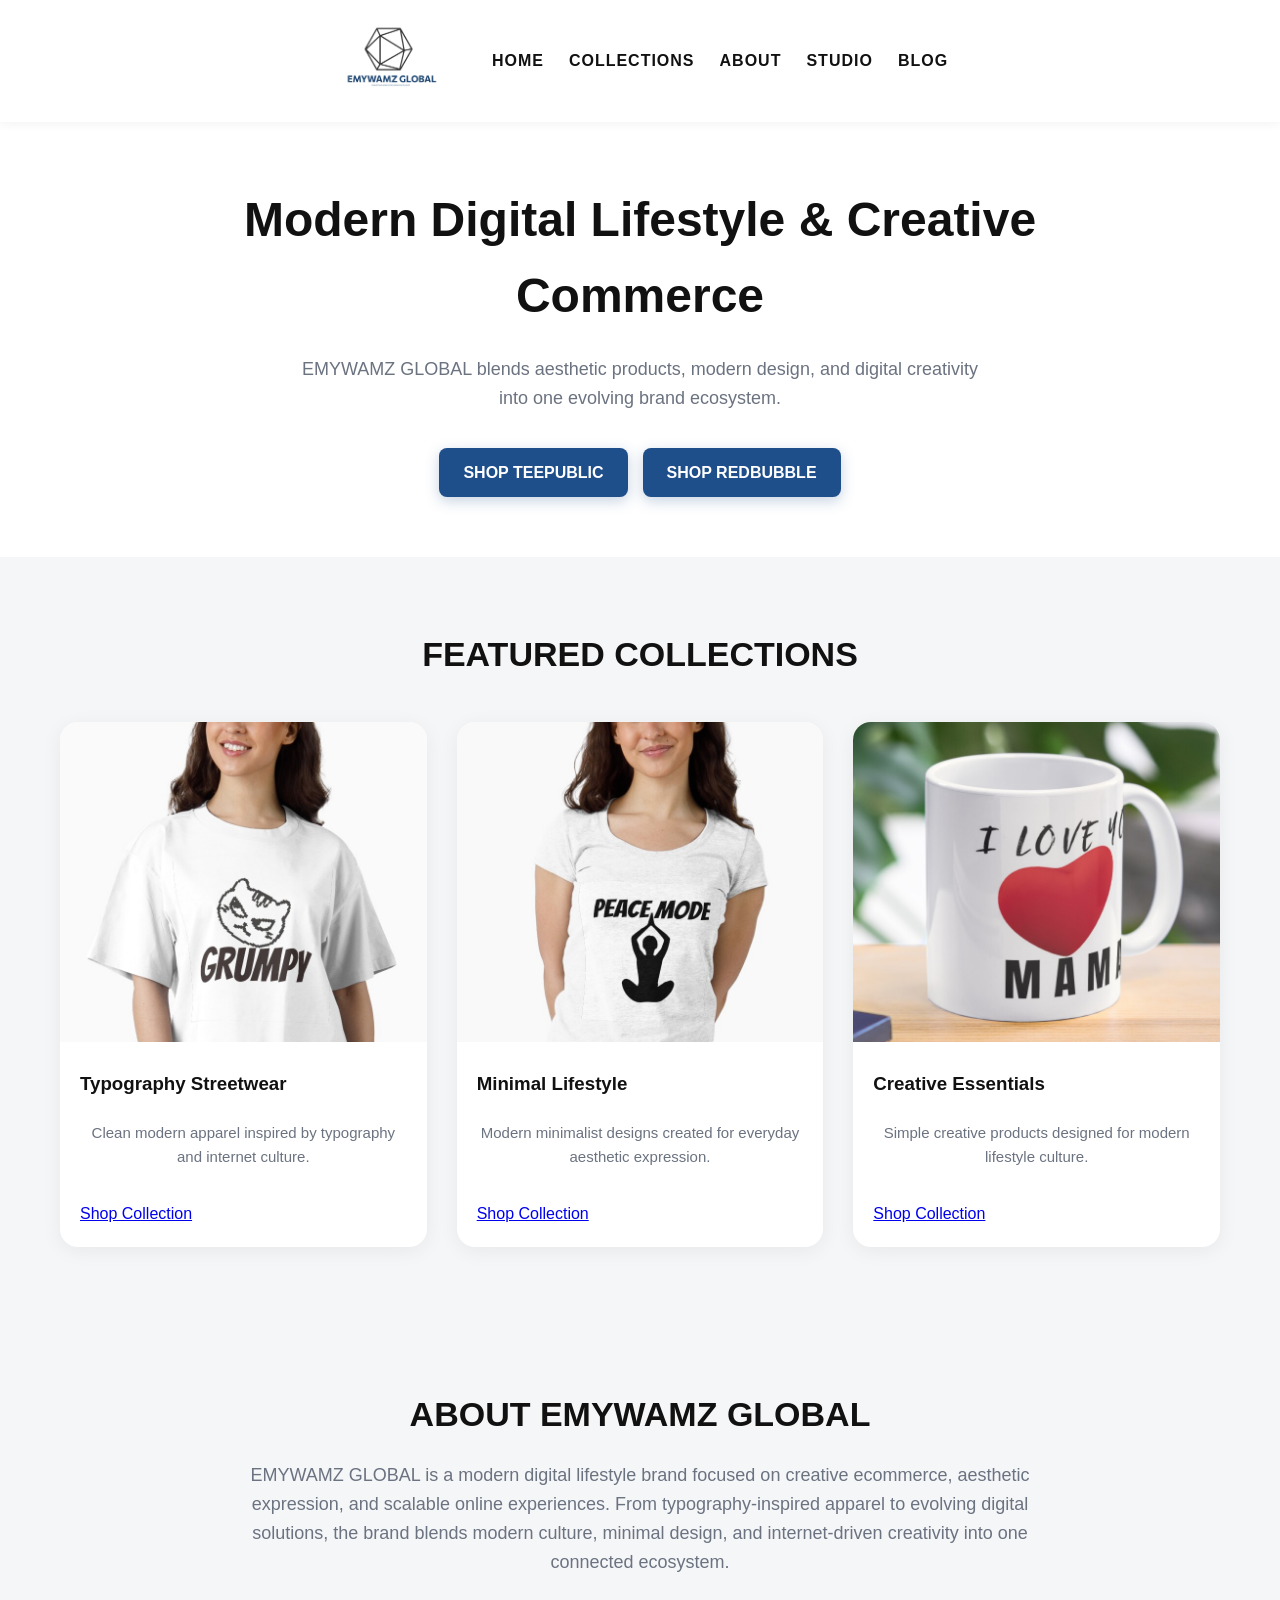
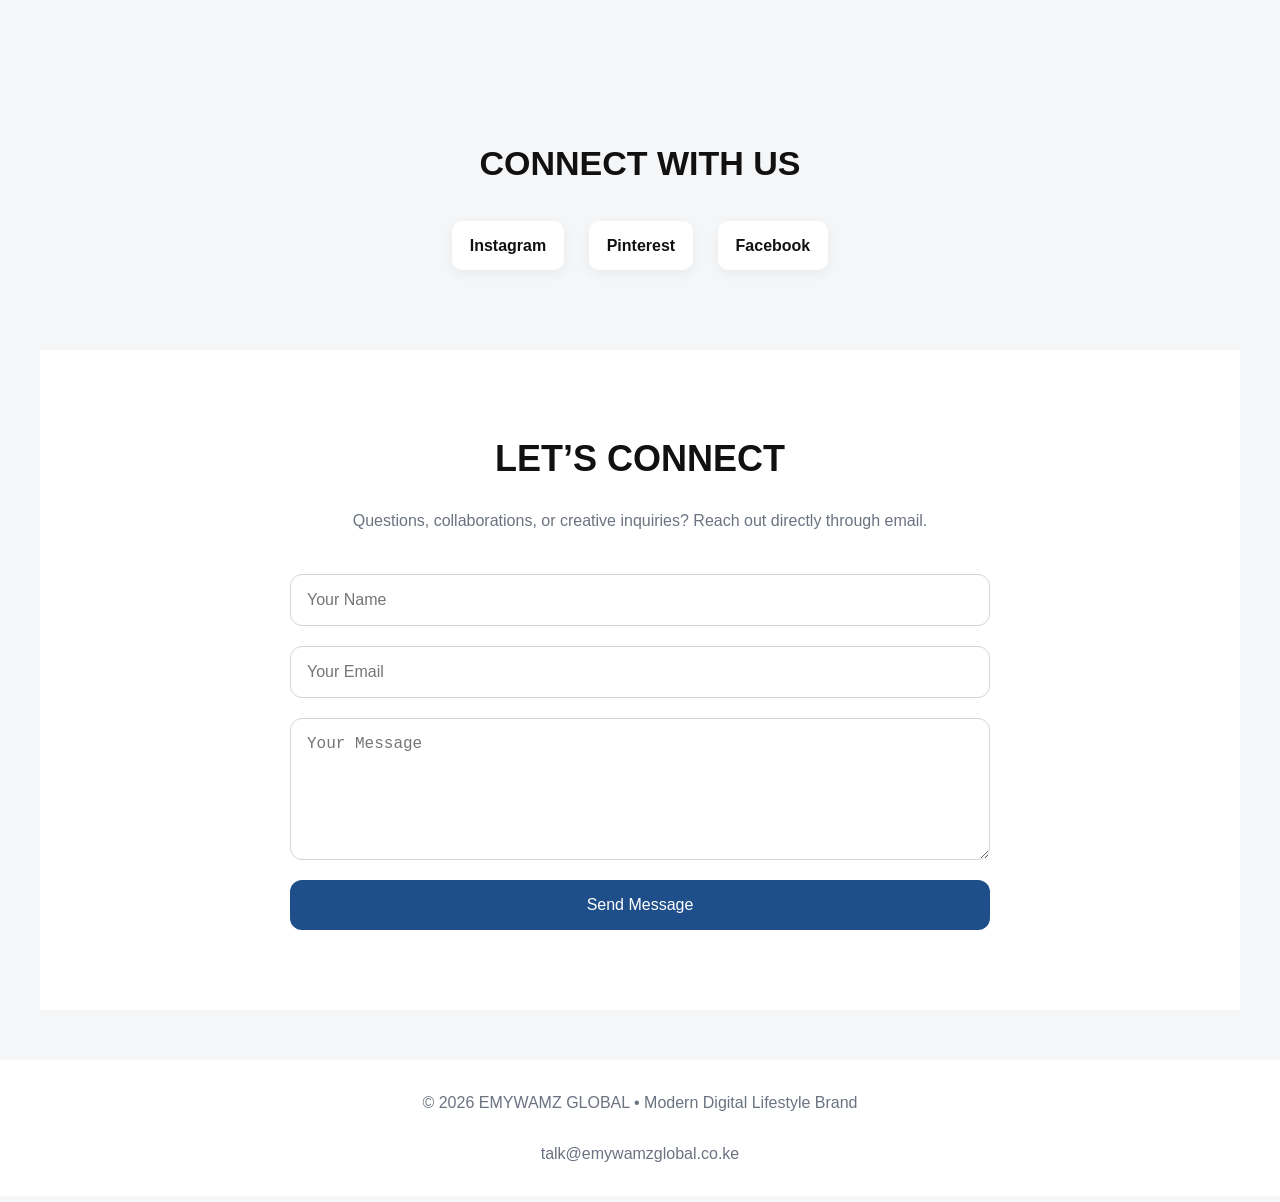
<file: index.html>
<!DOCTYPE html>
<html lang="en">

<head>
  <link rel="stylesheet" href="style.css">
  <meta charset="UTF-8">
  <meta name="viewport" content="width=device-width, initial-scale=1.0">
  <meta name="p:domain_verify" content="fc27fea3377a50a80c9109e2b37b458c"/>

  <meta name="description"
    content="EMYWAMZ GLOBAL is a modern digital lifestyle brand blending aesthetic apparel, typography designs, creative ecommerce, and modern culture.">

  <meta name="keywords"
    content="aesthetic apparel, typography shirts, modern streetwear, graphic tees, minimal fashion, trendy lifestyle brand, print on demand">

  <meta name="author" content="EMYWAMZ GLOBAL">

  <link rel="icon" type="image/png" href="images/favicon.png">

  <title>EMYWAMZ GLOBAL | Modern Digital Lifestyle Brand</title>

</head>

<body>
<nav>
  
  <div class="nav-container">

<div class="nav-logo">

  <a href="index.html">
    <img src="images/logo.png" alt="EMYWAMZ GLOBAL">
  </a>

</div>

    <ul class="nav-links">

      <li><a href="#">HOME</a></li>
      <li><a href="collections.html">COLLECTIONS</a></li>
      <li><a href="about.html">ABOUT</a></li>
      <li><a href="studio.html">STUDIO</a></li>
      <li><a href="blog.html">BLOG</a></li>
      
    </ul>

  </div>

</nav>

  <header>

    <h1>Modern Digital Lifestyle & Creative Commerce</h1>

    <p class="tagline">
      EMYWAMZ GLOBAL blends aesthetic products, modern design, and digital creativity into one evolving brand ecosystem.
    </p>

    <div class="buttons">
      <a href="https://www.teepublic.com/user/emywamz-global" target="_blank">
        Shop TeePublic
      </a>

      <a href="https://www.redbubble.com/people/EMYWAMZGLOBAL/shop?asc=u" target="_blank">
        Shop Redbubble
      </a>
    </div>

  </header>

  <section>

    <h2>Featured Collections</h2>

    <div class="collections">

      <div class="card">
        <img src="images/work-180363080-boxy-t-shirt (1).jpg" alt="Typography Streetwear">
        <div class="card-content">
          <h3>Typography Streetwear</h3>
          <p>Clean modern apparel inspired by typography and internet culture.</p>
          <a href="collections.html" class="shop-btn">Shop Collection</a>
        </div>
      </div>

      <div class="card">
        <img src="images/work-180364229-fitted-scoop-t-shirt.jpg" alt="Minimal Lifestyle">
        <div class="card-content">
          <h3>Minimal Lifestyle</h3>
          <p>Modern minimalist designs created for everyday aesthetic expression.</p>
          <a href="collections.html" class="shop-btn">Shop Collection</a>
        </div>
      </div>

      <div class="card">
        <img src="images/work-180530548-classic-mug.jpg" alt="Creative Essentials">
        <div class="card-content">
          <h3>Creative Essentials</h3>
          <p>Simple creative products designed for modern lifestyle culture.</p>
          <a href="collections.html" class="shop-btn">Shop Collection</a>
        </div>
      </div>

    </div>

  </section>

  <section class="about">

    <h2>About EMYWAMZ GLOBAL</h2>

    <p>
      EMYWAMZ GLOBAL is a modern digital lifestyle brand focused on creative ecommerce,
      aesthetic expression, and scalable online experiences. From typography-inspired apparel
      to evolving digital solutions, the brand blends modern culture, minimal design, and
      internet-driven creativity into one connected ecosystem.
    </p>

  </section>

  <section class="socials">

    <h2>Connect With Us</h2>

    <a href="https://www.instagram.com/emywamzglobal/" target="_blank">
      Instagram
    </a>

    <a href="https://www.pinterest.com/emywamzglobal/" target="_blank">
      Pinterest
    </a>

    <a href="https://web.facebook.com/profile.php?id=61578269866223" target="_blank">
      Facebook
    </a>

  </section>
<section class="contact-section">

  <h2>Let’s Connect</h2>

  <p>
    Questions, collaborations, or creative inquiries?
    Reach out directly through email.
  </p>

  <form action="https://api.web3forms.com/submit" method="POST">

  <input type="hidden" name="access_key" value="6a314e3b-f1cd-488f-a3fc-22e3b4de638a">

  <input type="hidden" name="subject" value="New EMYWAMZ GLOBAL Contact Form Message">

  <input type="hidden" name="from_name" value="EMYWAMZ GLOBAL Website">

  <input type="text" name="name" placeholder="Your Name" required>

  <input type="email" name="email" placeholder="Your Email" required>

  <textarea name="message" placeholder="Your Message" rows="6" required></textarea>

  <button type="submit">Send Message</button>

</form>

  </form>

</section>
  <footer>

    © 2026 EMYWAMZ GLOBAL • Modern Digital Lifestyle Brand

<br><br>

talk@emywamzglobal.co.ke

  </footer>

</body>

</html>
</file>
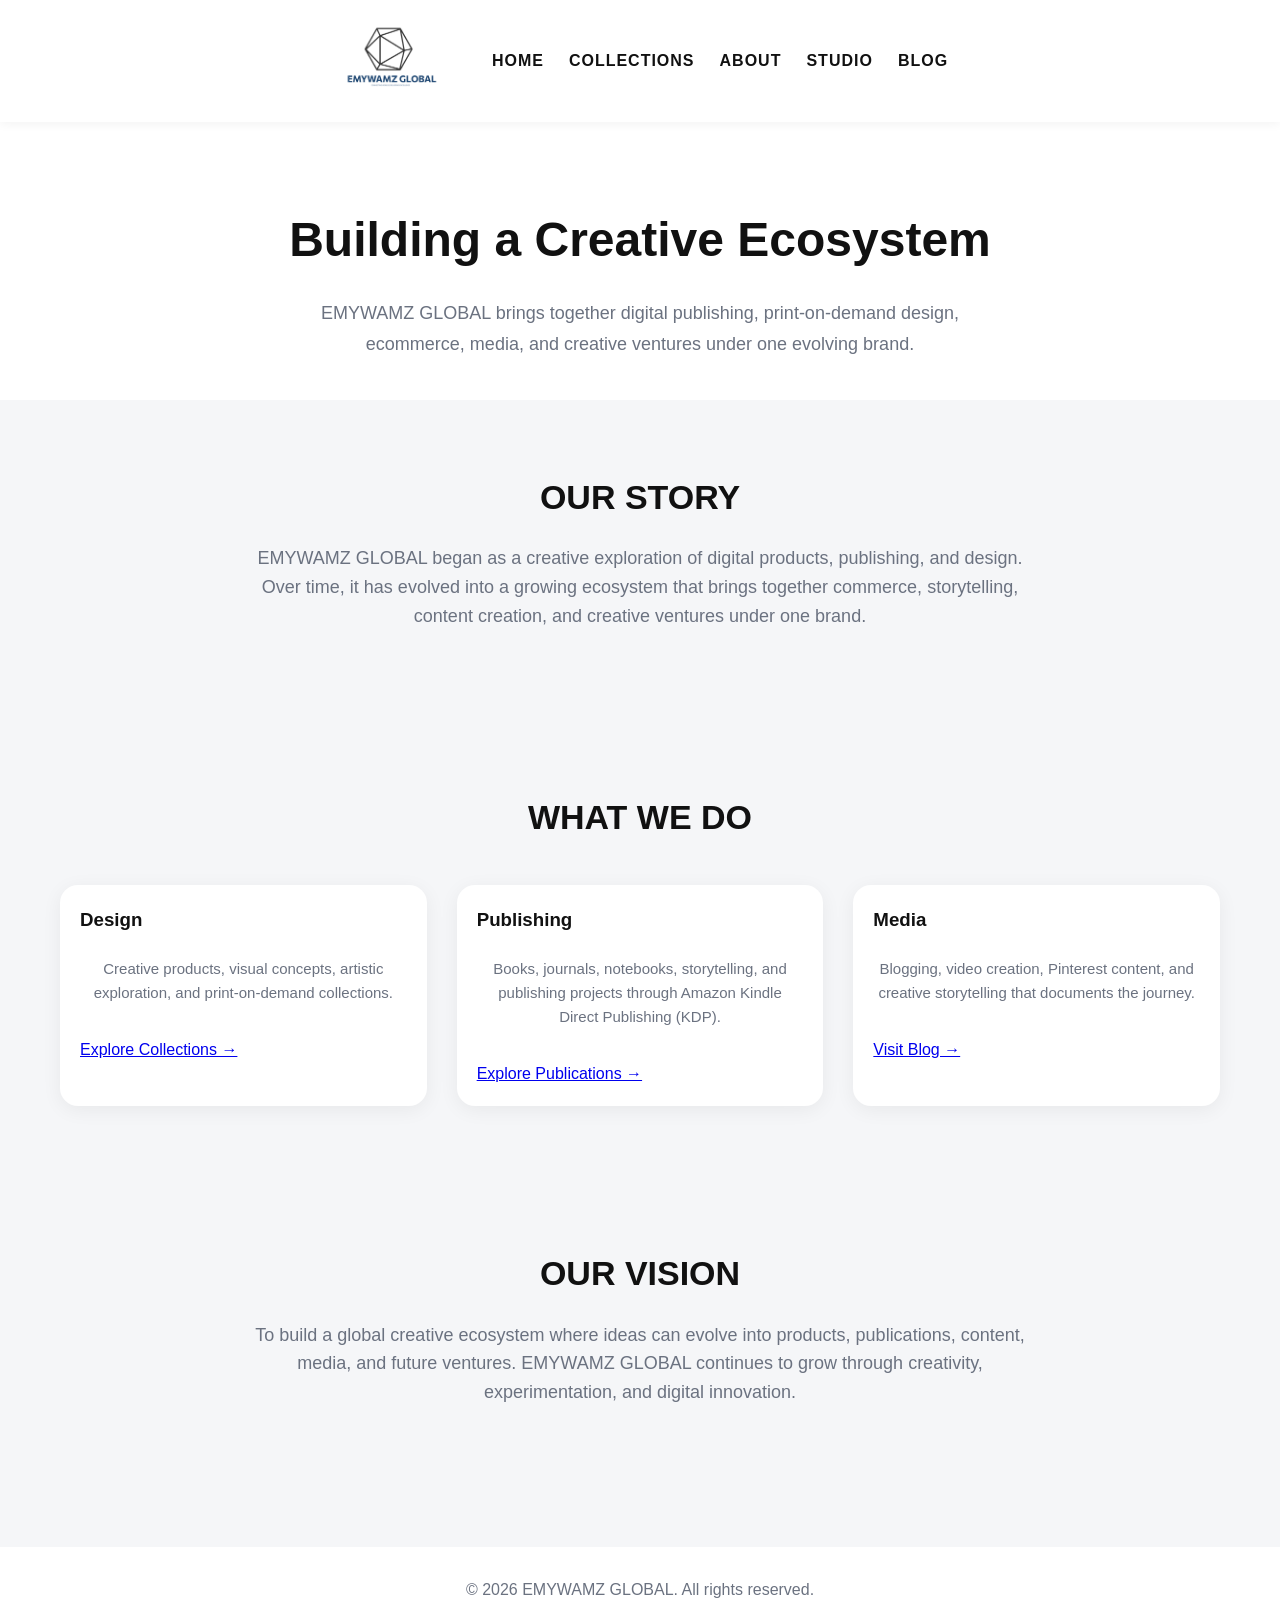
<file: about.html>
<!DOCTYPE html>
<html lang="en">
<head>
  <meta charset="UTF-8">
  <meta name="viewport" content="width=device-width, initial-scale=1.0">

  <title>About EMYWAMZ GLOBAL | Creative Publishing, Ecommerce & Digital Ventures</title>

  <meta name="description" content="Learn about EMYWAMZ GLOBAL, a creative ecosystem focused on digital publishing, Amazon KDP, print-on-demand products, ecommerce, content creation, and storytelling.">

  <link rel="icon" type="image/png" href="images/favicon.png">

  <link rel="stylesheet" href="style.css">
</head>

<body>

<nav>
  <div class="nav-container">

    <a href="index.html" class="nav-logo">
      <img src="images/logo.png" alt="EMYWAMZ GLOBAL Logo">
    </a>

    <ul class="nav-links">
      <li><a href="index.html">HOME</a></li>
      <li><a href="collections.html">COLLECTIONS</a></li>
      <li><a href="about.html">ABOUT</a></li>
      <li><a href="studio.html">STUDIO</a></li>
      <li><a href="blog.html">BLOG</a></li>
    </ul>

  </div>
</nav>

<header class="collections-hero">
  <h1>Building a Creative Ecosystem</h1>

  <p>
    EMYWAMZ GLOBAL brings together digital publishing, print-on-demand design,
    ecommerce, media, and creative ventures under one evolving brand.
  </p>
</header>

<section>
  <h2>Our Story</h2>

  <div class="about">
    <p>
      EMYWAMZ GLOBAL began as a creative exploration of digital products,
      publishing, and design. Over time, it has evolved into a growing ecosystem
      that brings together commerce, storytelling, content creation, and creative
      ventures under one brand.
    </p>
  </div>
</section>

<section>
  <h2>What We Do</h2>

  <div class="collections">

    <div class="card">
      <div class="card-content">
        <h3>Design</h3>
        <p>
          Creative products, visual concepts, artistic exploration, and print-on-demand collections.
        </p>

        <a href="collections.html">
          Explore Collections →
        </a>
      </div>
    </div>

    <div class="card">
      <div class="card-content">
        <h3>Publishing</h3>
        <p>
          Books, journals, notebooks, storytelling, and publishing projects through Amazon Kindle Direct Publishing (KDP).
        </p>

        <a href="https://www.amazon.com/s?i=stripbooks&rh=p_27%3AMS%2BEMILY%2BNAFULA%2BWAMALWA&s=relevancerank&text=MS+EMILY+NAFULA+WAMALWA&ref=dp_byline_sr_book_1" target="_blank">
          Explore Publications →
        </a>
      </div>
    </div>

    <div class="card">
      <div class="card-content">
        <h3>Media</h3>
        <p>
          Blogging, video creation, Pinterest content, and creative storytelling that documents the journey.
        </p>

        <a href="blog.html">
          Visit Blog →
        </a>
      </div>
    </div>

  </div>
</section>

<section>
  <h2>Our Vision</h2>

  <div class="about">
    <p>
      To build a global creative ecosystem where ideas can evolve into products,
      publications, content, media, and future ventures. EMYWAMZ GLOBAL continues
      to grow through creativity, experimentation, and digital innovation.
    </p>
  </div>
</section>

<footer>
  <p>&copy; 2026 EMYWAMZ GLOBAL. All rights reserved.</p>
</footer>

</body>
</html>
</file>
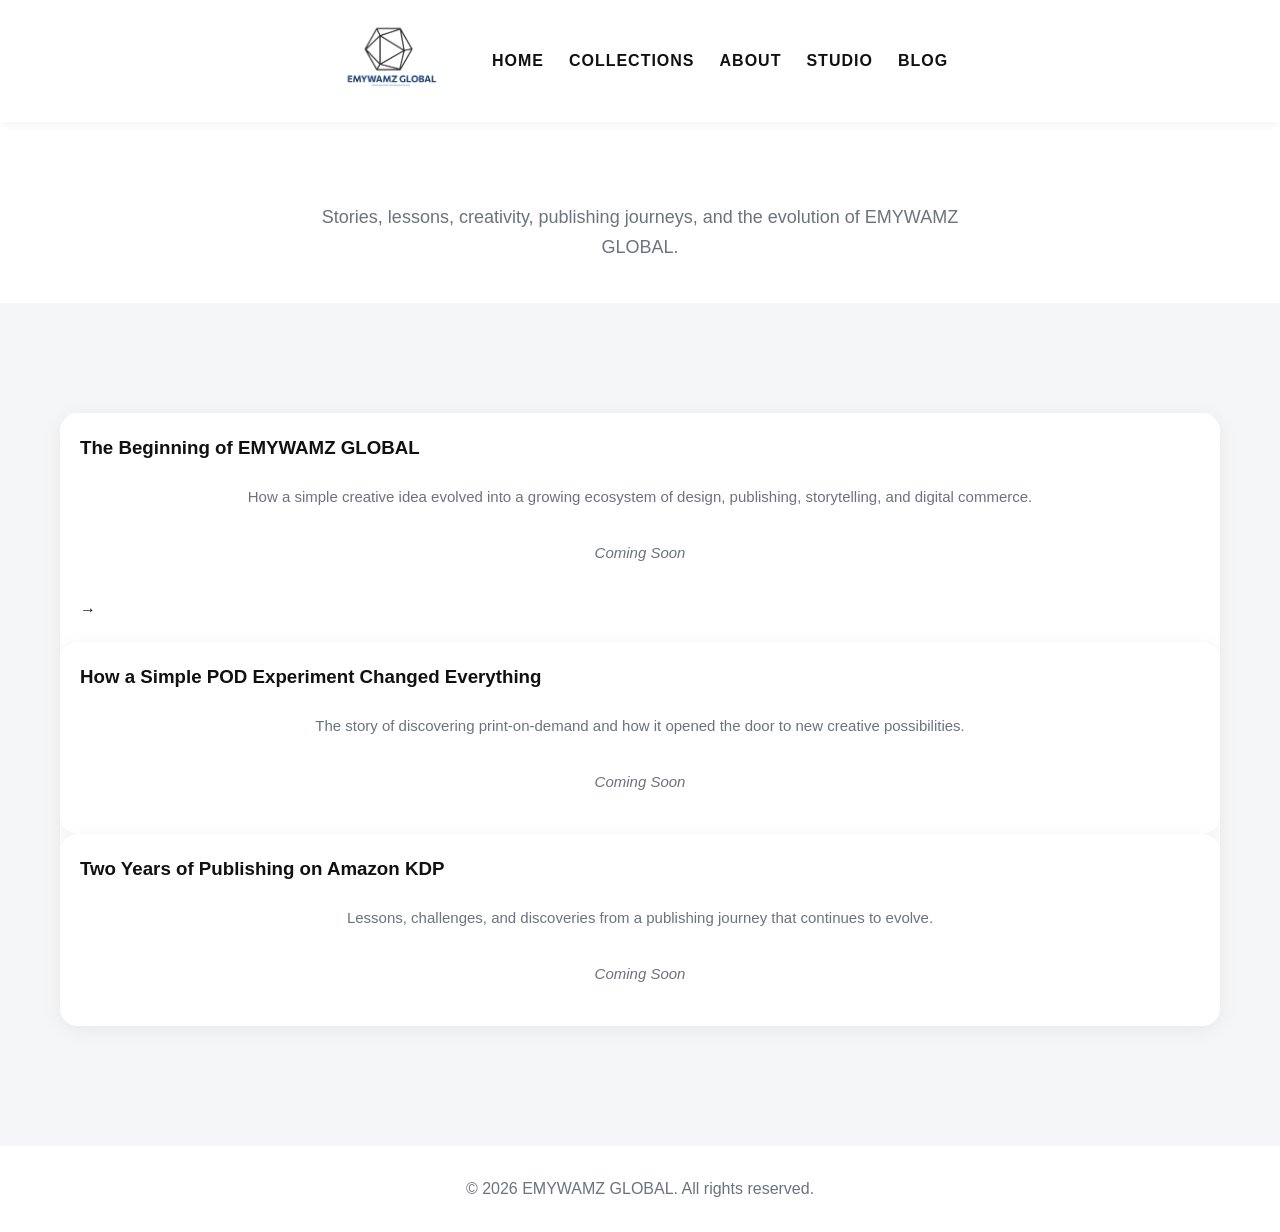
<file: blog.html>
<!DOCTYPE html>
<html lang="en">
<head>
  <meta charset="UTF-8">
  <meta name="viewport" content="width=device-width, initial-scale=1.0">

  <title>Blog | EMYWAMZ GLOBAL</title>

  <meta name="description" content="Stories, creativity, publishing, design journeys, and the evolution of EMYWAMZ GLOBAL.">

  <link rel="icon" type="image/png" href="images/favicon.png">
  <link rel="stylesheet" href="style.css">
</head>

<body>

<nav>
  <div class="nav-container">

    <a href="index.html" class="nav-logo">
      <img src="images/logo.png" alt="EMYWAMZ GLOBAL Logo">
    </a>

    <ul class="nav-links">
      <li><a href="index.html">HOME</a></li>
      <li><a href="collections.html">COLLECTIONS</a></li>
      <li><a href="about.html">ABOUT</a></li>
      <li><a href="studio.html">STUDIO</a></li>
      <li><a href="blog.html">BLOG</a></li>
    </ul>

  </div>
</nav>

<header class="collections-hero">
  <p>
    Stories, lessons, creativity, publishing journeys, and the evolution of EMYWAMZ GLOBAL.
  </p>
</header>

<section>

  <div class="collections">

    <div class="card">
      <div class="card-content">
        <h3>The Beginning of EMYWAMZ GLOBAL</h3>

        <p>
          How a simple creative idea evolved into a growing ecosystem of design,
          publishing, storytelling, and digital commerce.
        </p>

        <p><em>Coming Soon</em></p>→
        </a>
      </div>
    

    <div class="card">
      <div class="card-content">
        <h3>How a Simple POD Experiment Changed Everything</h3>

        <p>
          The story of discovering print-on-demand and how it opened the door
          to new creative possibilities.
        </p>

        <p><em>Coming Soon</em></p>
      </div>
    </div>

    <div class="card">
      <div class="card-content">
        <h3>Two Years of Publishing on Amazon KDP</h3>

        <p>
          Lessons, challenges, and discoveries from a publishing journey that
          continues to evolve.
        </p>

        <p><em>Coming Soon</em></p>
      </div>
    </div>

  </div>

</section>

<footer>
  <p>&copy; 2026 EMYWAMZ GLOBAL. All rights reserved.</p>
</footer>

</body>
</html>
</file>
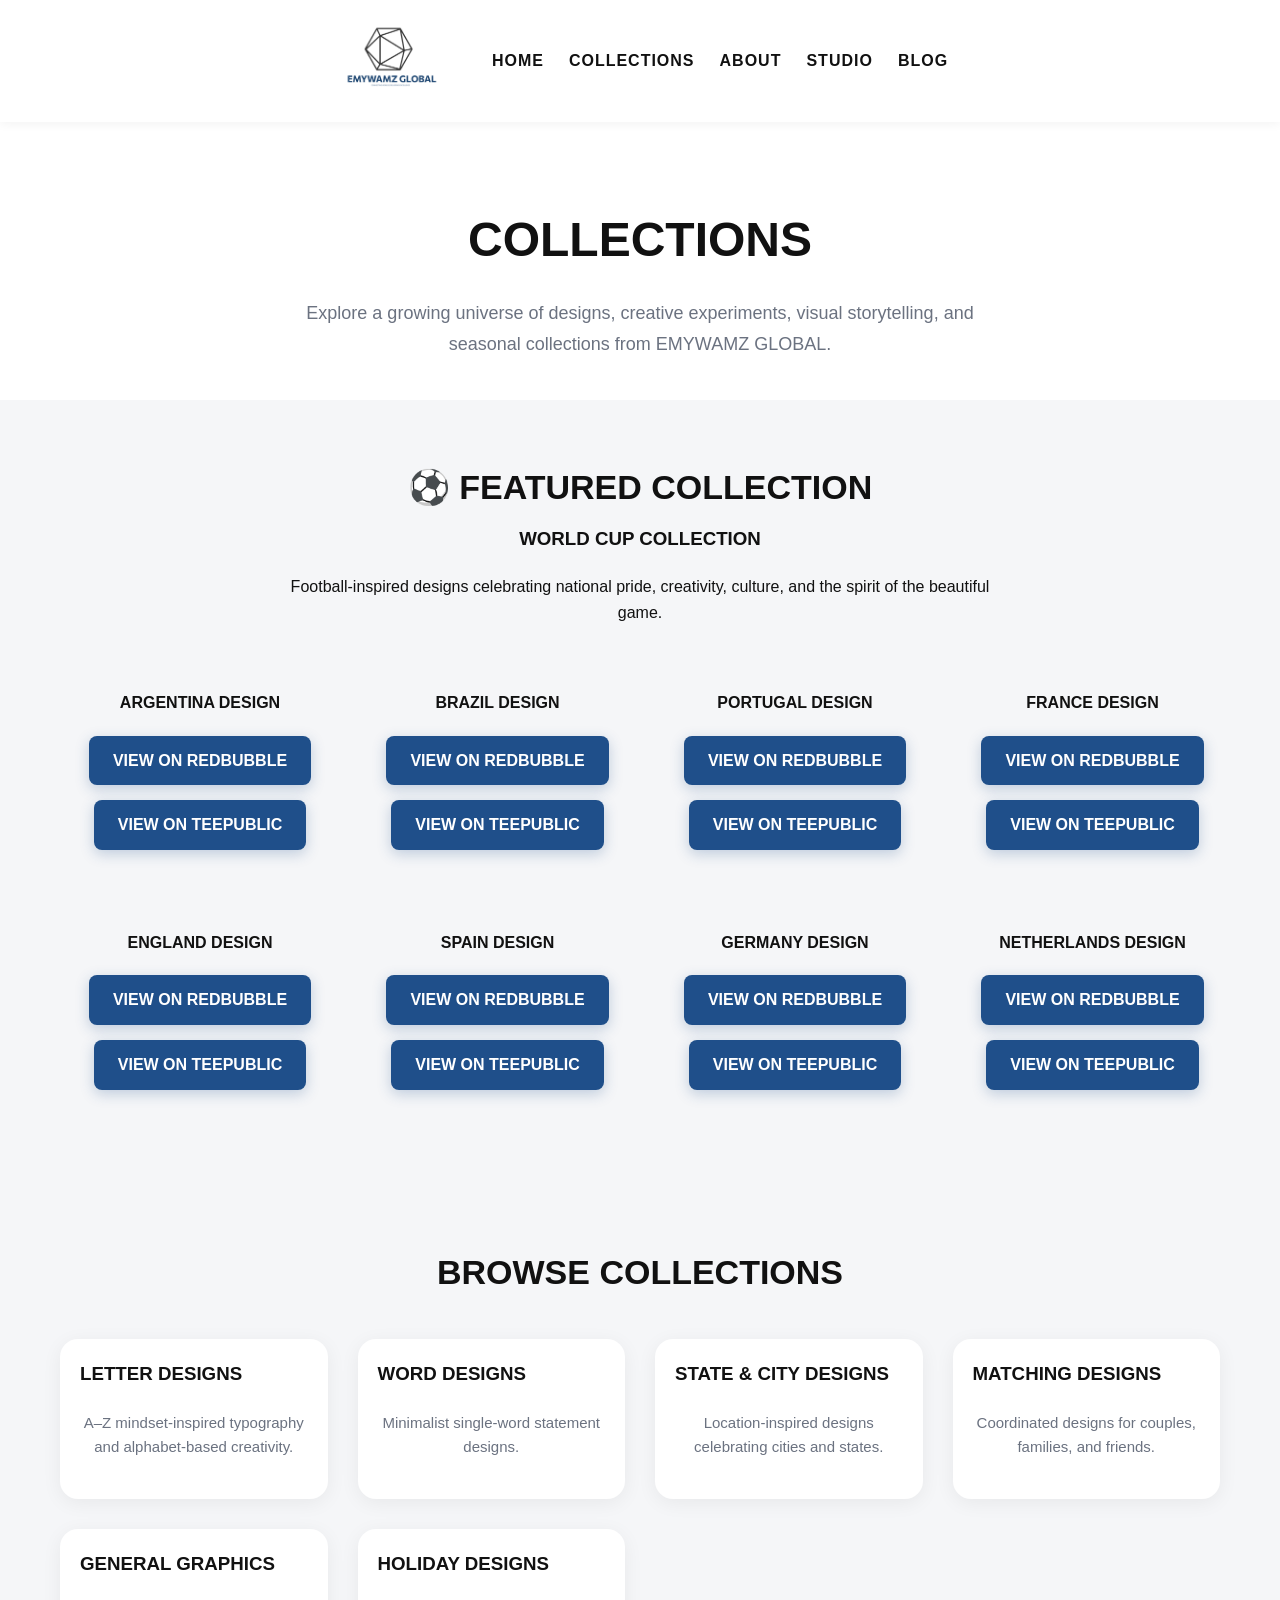
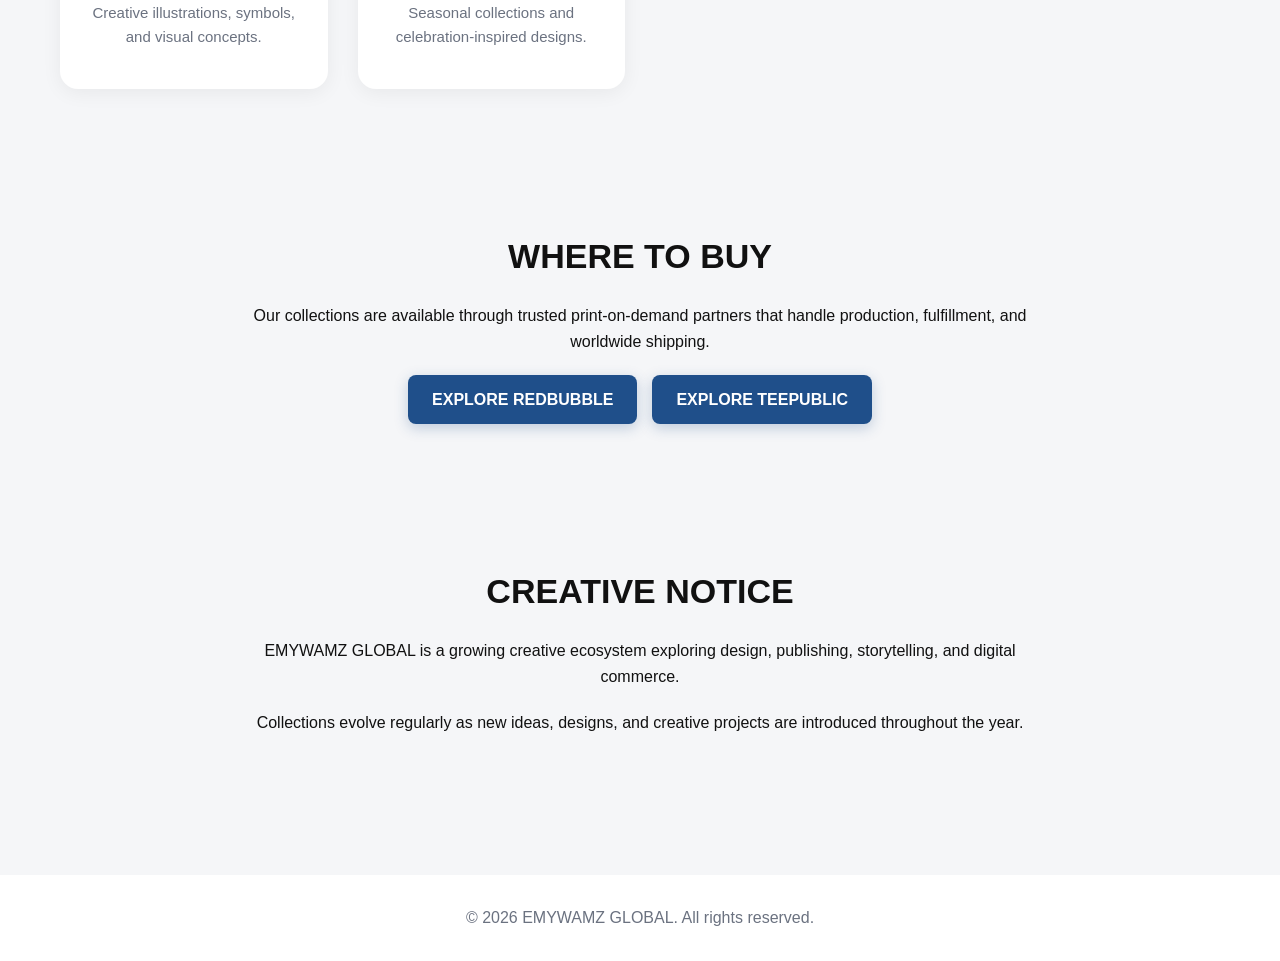
<file: collections.html>
<!DOCTYPE html>
<html lang="en">
<head>
    <meta charset="UTF-8">
    <meta name="viewport" content="width=device-width, initial-scale=1.0">

    <title>Collections | EMYWAMZ GLOBAL</title>

    <meta name="description" content="Explore design collections from EMYWAMZ GLOBAL including World Cup designs, typography, city and state designs, holiday collections, and creative graphics.">

    <link rel="icon" type="image/png" href="images/favicon.png">
    <link rel="stylesheet" href="style.css">
</head>

<body>

<nav>
    <div class="nav-container">

        <a href="index.html" class="nav-logo">
            <img src="images/logo.png" alt="EMYWAMZ GLOBAL Logo">
        </a>

        <ul class="nav-links">
            <li><a href="index.html">HOME</a></li>
            <li><a href="collections.html">COLLECTIONS</a></li>
            <li><a href="about.html">ABOUT</a></li>
            <li><a href="studio.html">STUDIO</a></li>
            <li><a href="blog.html">BLOG</a></li>
        </ul>

    </div>
</nav>

<header class="collections-hero">
    <h1>COLLECTIONS</h1>

    <p>
        Explore a growing universe of designs, creative experiments,
        visual storytelling, and seasonal collections from EMYWAMZ GLOBAL.
    </p>
</header>

<section class="featured-collection">

    <h2>⚽ FEATURED COLLECTION</h2>

    <h3>WORLD CUP COLLECTION</h3>

    <p>
        Football-inspired designs celebrating national pride,
        creativity, culture, and the spirit of the beautiful game.
    </p>

    <div class="collections">

        <div class="design-card">
            <h4>ARGENTINA DESIGN</h4>

            <div class="buttons">
                <a href="https://www.redbubble.com/shop/ap/181249336?asc=u" target="_blank">VIEW ON REDBUBBLE</a>
                <a href="https://www.teepublic.com/t-shirt/93513222-argentina-la-albiceleste-football-fan-design" target="_blank">VIEW ON TEEPUBLIC</a>
            </div>
        </div>

        <div class="design-card">
            <h4>BRAZIL DESIGN</h4>

            <div class="buttons">
                <a href="https://www.redbubble.com/shop/ap/181250194?ref=studio-promote">VIEW ON REDBUBBLE</a>
                <a href="https://www.teepublic.com/t-shirt/93515196-brazil-canarinho-football-fan-design">VIEW ON TEEPUBLIC</a>
            </div>
        </div>

        <div class="design-card">
            <h4>PORTUGAL DESIGN</h4>

            <div class="buttons">
                <a href="https://www.redbubble.com/shop/ap/181260061?asc=u">VIEW ON REDBUBBLE</a>
                <a href="https://www.teepublic.com/t-shirt/93530989-portugal-a-sele-o-football-fan-design">VIEW ON TEEPUBLIC</a>
            </div>
        </div>

        <div class="design-card">
    <h4>FRANCE DESIGN</h4>

    <div class="buttons">
        <a href="https://www.redbubble.com/shop/ap/181261104?asc=u" target="_blank">VIEW ON REDBUBBLE</a>
        <a href="https://www.teepublic.com/t-shirt/93532374-france-les-bleus-football-fan-design" target="_blank">VIEW ON TEEPUBLIC</a>
    </div>
</div>

<div class="design-card">
    <h4>ENGLAND DESIGN</h4>

    <div class="buttons">
        <a href="https://www.redbubble.com/shop/ap/181261918?asc=u" target="_blank">VIEW ON REDBUBBLE</a>

        <a href="https://www.teepublic.com/t-shirt/93533440-england-three-lions-football-fan-design" target="_blank">VIEW ON TEEPUBLIC</a>
    </div>
</div>

<div class="design-card">
    <h4>SPAIN DESIGN</h4>

    <div class="buttons">
        <a href="https://www.redbubble.com/shop/ap/181262449?asc=u" target="_blank">VIEW ON REDBUBBLE</a>

        <a href="https://www.teepublic.com/t-shirt/93534138-spain-la-roja-football-fan-design" target="_blank">VIEW ON TEEPUBLIC</a>
    </div>
</div>

<div class="design-card">
    <h4>GERMANY DESIGN</h4>

    <div class="buttons">
        <a href="https://www.redbubble.com/shop/ap/181262775?asc=u" target="_blank">VIEW ON REDBUBBLE</a>

        <a href="https://www.teepublic.com/t-shirt/93534548-germany-die-mannschaft-football-fan-design" target="_blank">VIEW ON TEEPUBLIC</a>
    </div>
</div>

<div class="design-card">
    <h4>NETHERLANDS DESIGN</h4>

    <div class="buttons">
        <a href="https://www.redbubble.com/shop/ap/181262966?asc=u" target="_blank">VIEW ON REDBUBBLE</a>

        <a href="https://www.teepublic.com/t-shirt/93534900-netherlands-oranje-football-fan-design" target="_blank">VIEW ON TEEPUBLIC</a>
    </div>
</div>

    </div>

</section>

<section>

    <h2>BROWSE COLLECTIONS</h2>

    <div class="collections">

        <div class="card">
            <div class="card-content">
                <h3>LETTER DESIGNS</h3>
                <p>
                    A–Z mindset-inspired typography and alphabet-based creativity.
                </p>
            </div>
        </div>

        <div class="card">
            <div class="card-content">
                <h3>WORD DESIGNS</h3>
                <p>
                    Minimalist single-word statement designs.
                </p>
            </div>
        </div>

        <div class="card">
            <div class="card-content">
                <h3>STATE & CITY DESIGNS</h3>
                <p>
                    Location-inspired designs celebrating cities and states.
                </p>
            </div>
        </div>

        <div class="card">
            <div class="card-content">
                <h3>MATCHING DESIGNS</h3>
                <p>
                    Coordinated designs for couples, families, and friends.
                </p>
            </div>
        </div>

        <div class="card">
            <div class="card-content">
                <h3>GENERAL GRAPHICS</h3>
                <p>
                    Creative illustrations, symbols, and visual concepts.
                </p>
            </div>
        </div>

        <div class="card">
            <div class="card-content">
                <h3>HOLIDAY DESIGNS</h3>
                <p>
                    Seasonal collections and celebration-inspired designs.
                </p>
            </div>
        </div>

    </div>

</section>

<section>

    <h2>WHERE TO BUY</h2>

    <p>
        Our collections are available through trusted print-on-demand
        partners that handle production, fulfillment, and worldwide shipping.
    </p>

    <div class="buttons">

        <a href="https://www.redbubble.com/people/EMYWAMZGLOBAL/shop?asc=u" target="_blank">
            EXPLORE REDBUBBLE
        </a>

        <a href="https://www.teepublic.com/user/emywamz-global" target="_blank">
            EXPLORE TEEPUBLIC
        </a>

    </div>

</section>

<section>

    <h2>CREATIVE NOTICE</h2>

    <p>
        EMYWAMZ GLOBAL is a growing creative ecosystem exploring design,
        publishing, storytelling, and digital commerce.
    </p>

    <p>
        Collections evolve regularly as new ideas, designs, and creative
        projects are introduced throughout the year.
    </p>

</section>

<footer>
    <p>&copy; 2026 EMYWAMZ GLOBAL. All rights reserved.</p>
</footer>

</body>
</html>
</file>
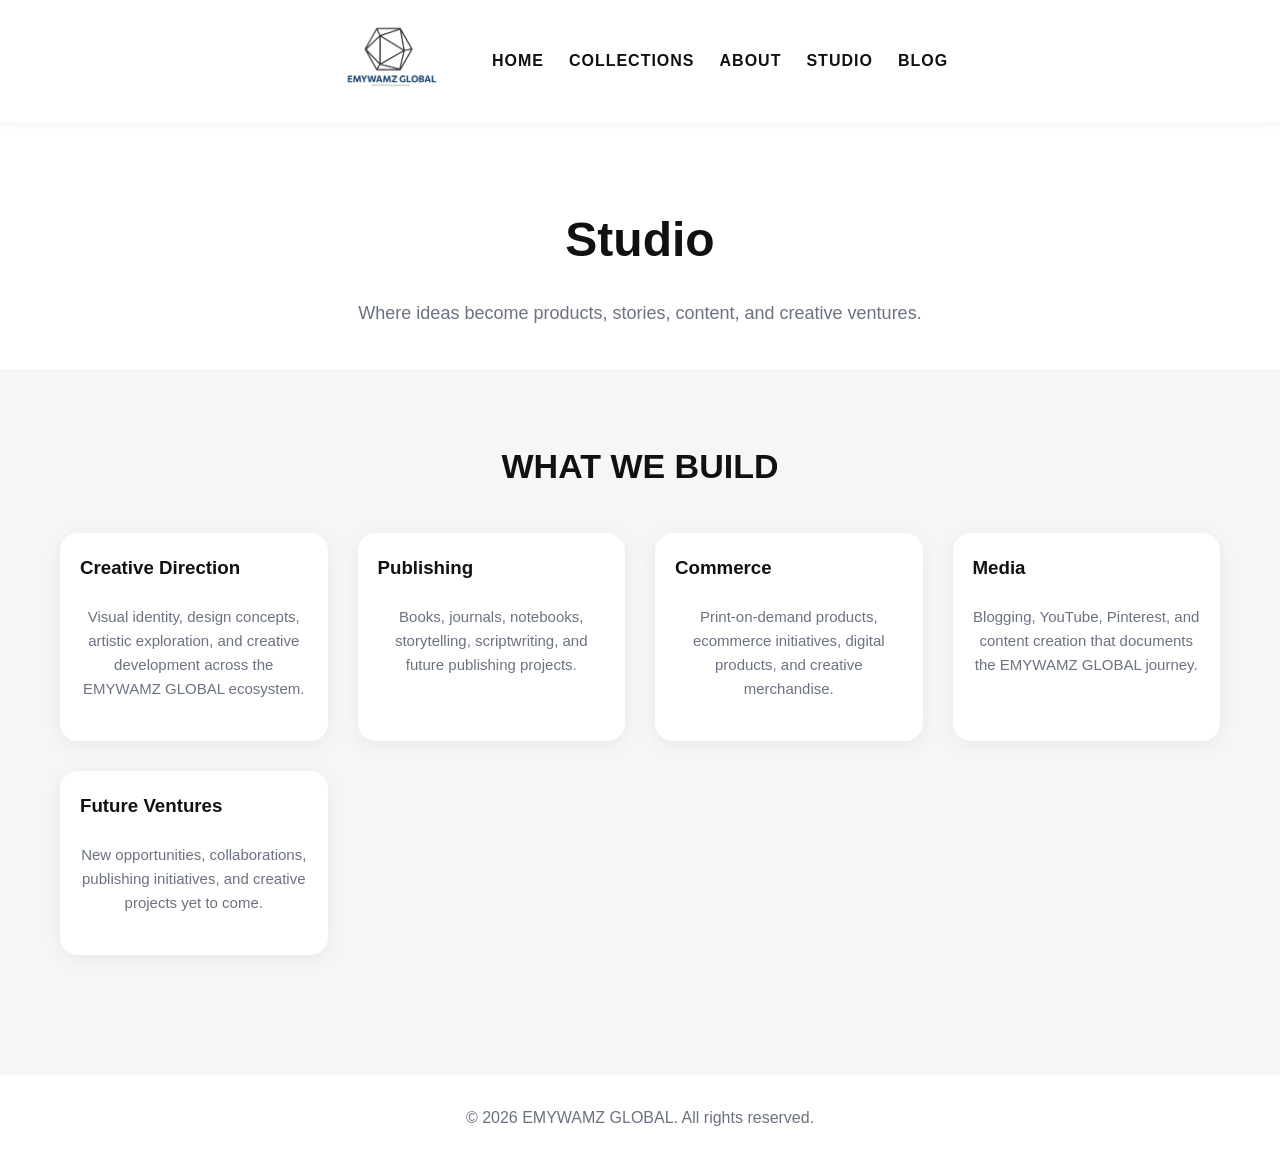
<file: studio.html>
<!DOCTYPE html>
<html lang="en">
<head>
  <meta charset="UTF-8">
  <meta name="viewport" content="width=device-width, initial-scale=1.0">

  <title>Studio | EMYWAMZ GLOBAL</title>

  <meta name="description" content="Explore the creative, publishing, media, and digital ventures behind EMYWAMZ GLOBAL.">

  <link rel="icon" type="image/png" href="images/favicon.png">

  <link rel="stylesheet" href="style.css">
</head>

<body>

  <nav>
    <div class="nav-container">

      <a href="index.html" class="nav-logo">
        <img src="images/logo.png" alt="EMYWAMZ GLOBAL Logo">
      </a>

      <ul class="nav-links">
        <li><a href="index.html">HOME</a></li>
        <li><a href="collections.html">COLLECTIONS</a></li>
        <li><a href="about.html">ABOUT</a></li>
        <li><a href="studio.html">STUDIO</a></li>
        <li><a href="blog.html">BLOG</a></li>
      </ul>

    </div>
  </nav>

  <header class="collections-hero">
    <h1>Studio</h1>
    <p>
      Where ideas become products, stories, content, and creative ventures.
    </p>
  </header>

  <section>
    <h2>What We Build</h2>

    <div class="collections">

      <div class="card">
        <div class="card-content">
          <h3>Creative Direction</h3>
          <p>
            Visual identity, design concepts, artistic exploration, and creative development across the EMYWAMZ GLOBAL ecosystem.
          </p>
        </div>
      </div>

      <div class="card">
        <div class="card-content">
          <h3>Publishing</h3>
          <p>
            Books, journals, notebooks, storytelling, scriptwriting, and future publishing projects.
          </p>
        </div>
      </div>

      <div class="card">
        <div class="card-content">
          <h3>Commerce</h3>
          <p>
            Print-on-demand products, ecommerce initiatives, digital products, and creative merchandise.
          </p>
        </div>
      </div>

      <div class="card">
        <div class="card-content">
          <h3>Media</h3>
          <p>
            Blogging, YouTube, Pinterest, and content creation that documents the EMYWAMZ GLOBAL journey.
          </p>
        </div>
      </div>

      <div class="card">
        <div class="card-content">
          <h3>Future Ventures</h3>
          <p>
            New opportunities, collaborations, publishing initiatives, and creative projects yet to come.
          </p>
        </div>
      </div>

    </div>
  </section>

  <footer>
    <p>&copy; 2026 EMYWAMZ GLOBAL. All rights reserved.</p>
  </footer>

</body>
</html>
</file>
<file: style.css>
* {
  margin: 0;
  padding: 0;
  box-sizing: border-box;
}

body {
  font-family: Arial, sans-serif;
  background: #f5f6f8;
  color: #111111;
  line-height: 1.6;
}

/* NAVIGATION */

nav {
  background: white;
  padding: 12px 40px;
  position: sticky;
  top: 0;
  z-index: 1000;
  box-shadow: 0 2px 10px rgba(0,0,0,0.05);
}

.nav-container {
  display: flex;
  justify-content: center;
  align-items: center;
  gap: 40px;
  max-width: 1200px;
  margin: auto;
  padding: 0 24px;
}

.nav-logo img {
  width: 120px;
  height: auto;
}

.nav-links {
  display: flex;
  gap: 25px;
  list-style: none;
  flex-wrap: nowrap;
}

.nav-links a {
  text-decoration: none;
  color: #111111;
  font-weight: 800;
  text-transform: uppercase;
  letter-spacing: 1px;
  transition: 0.3s;
  white-space: nowrap;
}


.nav-links a:hover {
  color: #1f4f8a;
}

/* HERO */

header {
  background: white;
  padding: 60px 20px;
  text-align: center;
}

.logo {
  width: 180px;
  margin-bottom: 20px;
}

h1 {
  font-size: 48px;
  margin-bottom: 20px;
  max-width: 900px;
  margin-inline: auto;
}

.tagline {
  max-width: 700px;
  margin: auto;
  color: #6b7280;
  font-size: 18px;
  margin-bottom: 35px;
}

/* BUTTONS */

.buttons {
  display: flex;
  justify-content: center;
  gap: 15px;
  flex-wrap: wrap;
}

.buttons a {
  display: inline-block;
  padding: 14px 28px;
  border-radius: 12px;
  background: #1f4f8a;
  color: white;
  text-decoration: none;
  font-weight: 600;
  transition: 0.3s ease;
  box-shadow: 0 4px 14px rgba(31,79,138,0.25);
}

.buttons a:hover {
  background: #163a66;
  transform: translateY(-3px);
}

/* GENERAL SECTIONS */

section {
  padding: 70px 20px;
  max-width: 1200px;
  margin: auto;
}

h2 {
  text-align: center;
  margin-bottom: 40px;
  font-size: 34px;
}

/* COLLECTIONS */

.collections {
  display: grid;
  grid-template-columns: repeat(auto-fit, minmax(260px, 1fr));
  gap: 30px;
  margin-top: 40px;
}

.card {
  background: white;
  border-radius: 18px;
  overflow: hidden;
  transition: 0.3s ease;
  box-shadow: 0 4px 20px rgba(0,0,0,0.06);
}

.card:hover {
  transform: translateY(-8px);
  box-shadow: 0 8px 28px rgba(0,0,0,0.12);
}

.card img {
  width: 100%;
  height: 320px;
  object-fit: cover;
}

.card-content {
  padding: 20px;
  display: flex;
  flex-direction: column;
  gap: 12px;
}

.card-content h3 {
  margin-bottom: 10px;
}

.card-content p {
  color: #6b7280;
  font-size: 15px;
}

/* ABOUT */

.about {
  text-align: center;
  max-width: 850px;
  margin: auto;
}

.about p {
  color: #6b7280;
  font-size: 18px;
}

/* SOCIALS */

.socials {
  text-align: center;
}

.socials a {
  display: inline-block;
  margin: 10px;
  padding: 12px 18px;
  border-radius: 10px;
  background: white;
  text-decoration: none;
  color: #111111;
  font-weight: bold;
  box-shadow: 0 4px 12px rgba(0,0,0,0.05);
}

/* CONTACT */

.contact-section {
  background: white;
  padding: 80px 20px;
  text-align: center;
}

.contact-section h2 {
  font-size: 36px;
  margin-bottom: 20px;
}

.contact-section p {
  color: #6b7280;
  margin-bottom: 40px;
}

.contact-section form {
  max-width: 700px;
  margin: auto;
  display: flex;
  flex-direction: column;
  gap: 20px;
}

.contact-section input,
.contact-section textarea {
  padding: 16px;
  border: 1px solid #d1d5db;
  border-radius: 12px;
  font-size: 16px;
}

.contact-section button {
  background: #1f4f8a;
  color: white;
  border: none;
  padding: 16px;
  border-radius: 12px;
  font-size: 16px;
  cursor: pointer;
  transition: 0.3s ease;
}

.contact-section button:hover {
  background: #163a66;
}

/* COLLECTIONS PAGE */

.collections-hero {
  text-align: center;
  padding: 80px 20px 40px;
}

.collections-hero h1 {
  font-size: 48px;
  margin-bottom: 20px;
}

.collections-hero p {
  max-width: 700px;
  margin: auto;
  color: #6b7280;
  font-size: 18px;
  line-height: 1.7;
}

.rb-gallery {
  max-width: 1300px;
  margin: 0 auto;
  padding: 20px;
}

.rb-gallery iframe {
  width: 100%;
  height: 2200px;
  border: none;
  background: white;
}

/* FOOTER */

footer {
  background: white;
  padding: 30px;
  text-align: center;
  color: #6b7280;
  margin-top: 50px;
}

/* RESPONSIVE */

@media(max-width:768px){

  h1 {
    font-size: 36px;
  }

  .tagline {
    font-size: 16px;
  }

}

/* =========================
   FEATURED COLLECTION
========================= */

.featured-collection {
    text-align: center;
    padding: 60px 20px;
}

.featured-collection h2 {
    margin-bottom: 10px;
}

.featured-collection h3 {
    margin-bottom: 20px;
    text-transform: uppercase;
}

.featured-collection p {
    max-width: 700px;
    margin: 0 auto 30px;
}

/* =========================
   HORIZONTAL SCROLLER
========================= */

.featured-slider {
    display: flex;
    gap: 20px;
    overflow-x: auto;
    padding: 20px 10px;
    scroll-behavior: smooth;
}

.featured-slider::-webkit-scrollbar {
    height: 8px;
}

.featured-slider::-webkit-scrollbar-thumb {
    border-radius: 20px;
}

/* =========================
   DESIGN CARDS
========================= */

.design-card {
    min-width: 280px;
    padding: 25px;
    border-radius: 12px;
    flex-shrink: 0;
    text-align: center;
}

.design-card h4 {
    margin-bottom: 20px;
    text-transform: uppercase;
    font-weight: 700;
}

/* =========================
   COLLECTIONS PAGE SECTIONS
========================= */

section h2 {
    text-transform: uppercase;
    margin-bottom: 20px;
    text-align: center;
}

section p {
    text-align: center;
    max-width: 800px;
    margin: 0 auto 20px;
}

/* =========================
   WHERE TO BUY
========================= */

.buttons {
    display: flex;
    justify-content: center;
    gap: 15px;
    flex-wrap: wrap;
    margin-top: 20px;
}

.buttons a {
    text-decoration: none;
    padding: 12px 24px;
    border-radius: 8px;
    font-weight: 700;
    text-transform: uppercase;
    transition: 0.3s ease;
}

.buttons a:hover {
    transform: translateY(-2px);
}
</file>
